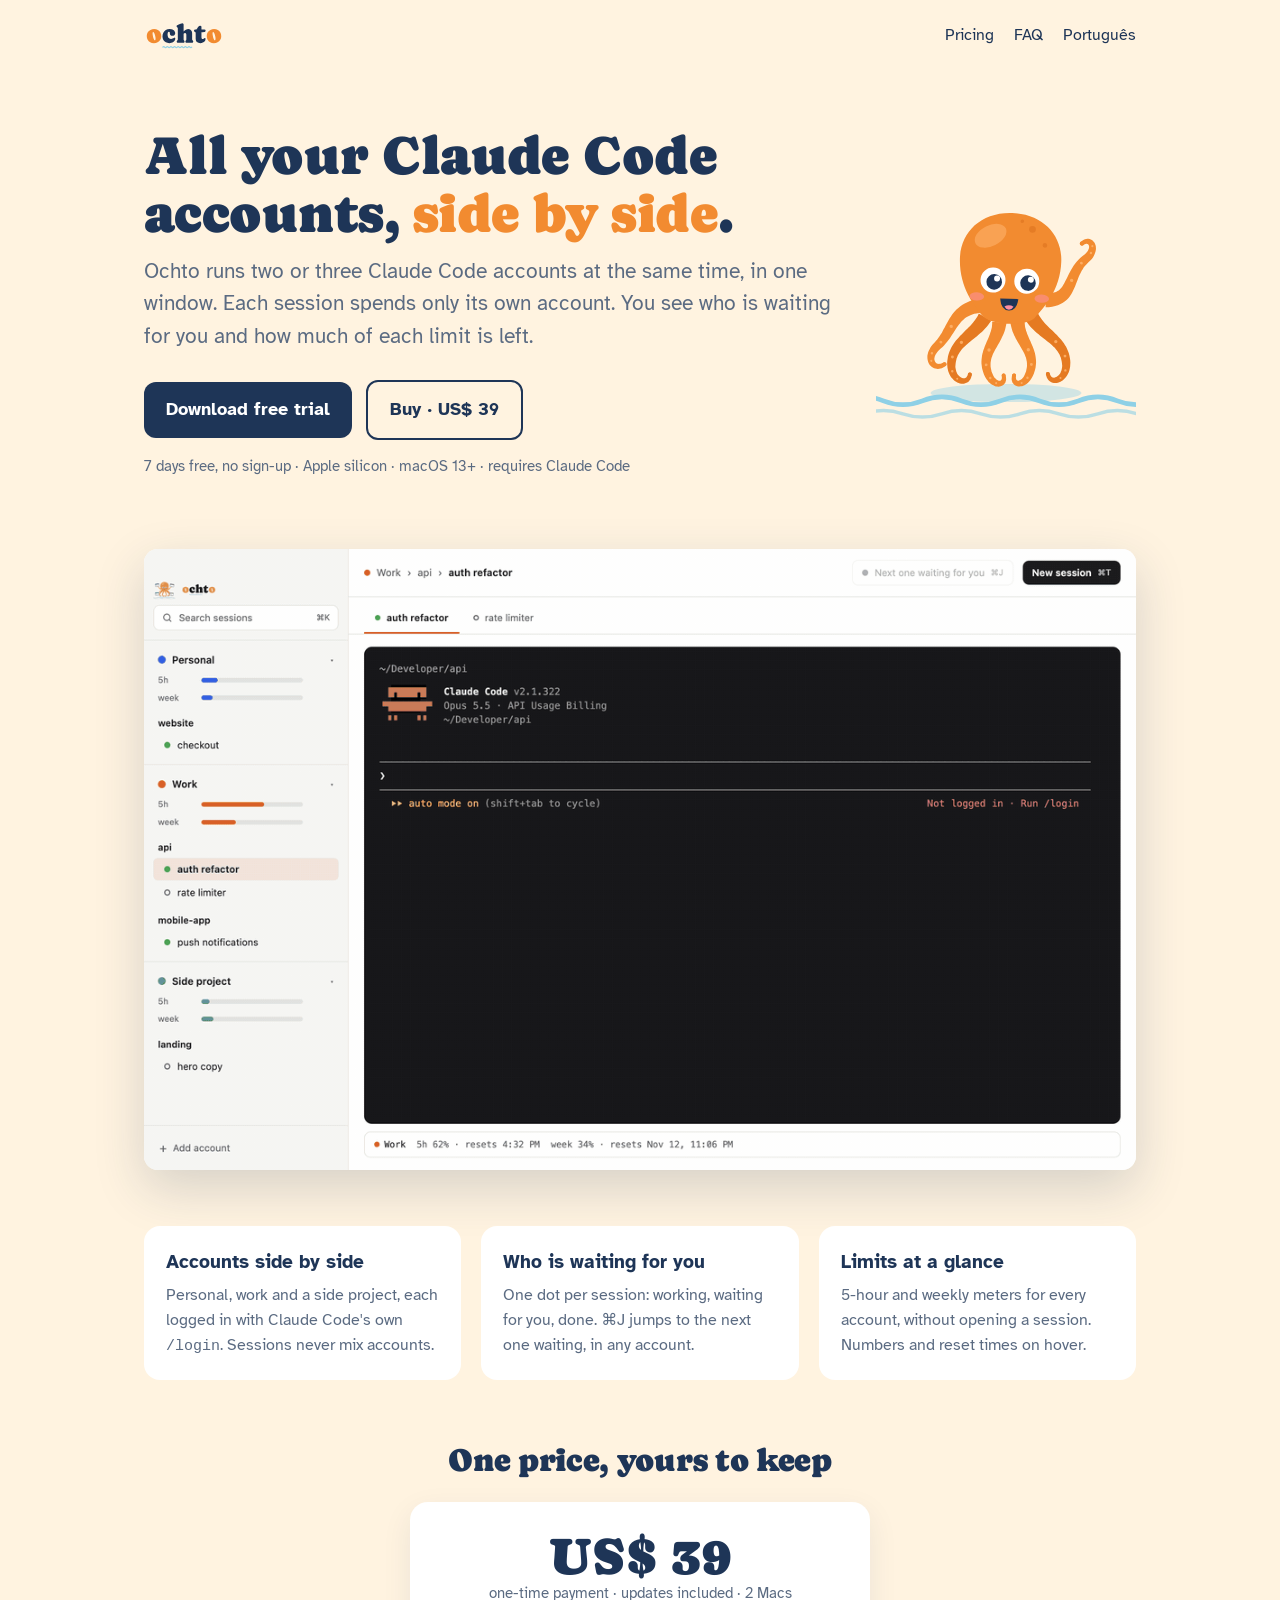
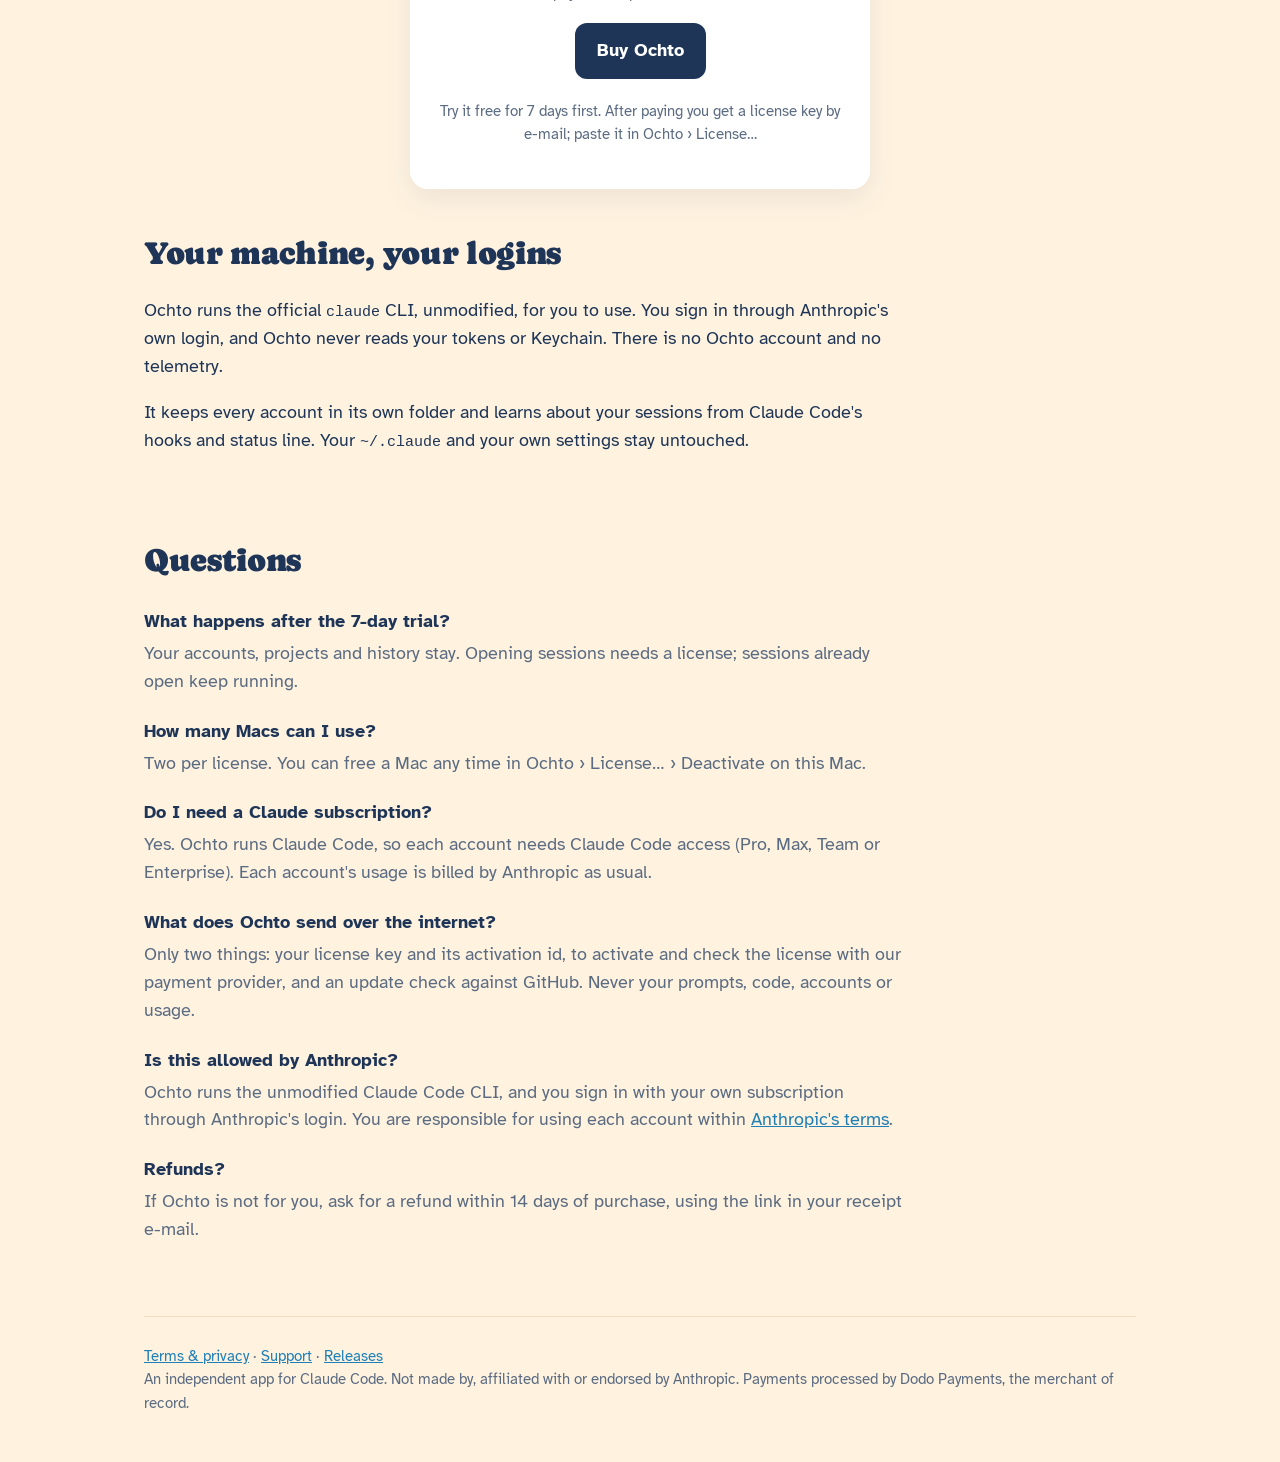
<file: docs/index.html>
<!doctype html>
<html lang="en" data-market="usd">
  <head>
    <meta charset="utf-8" />
    <meta name="viewport" content="width=device-width, initial-scale=1" />
    <title>Ochto — all your Claude Code accounts, side by side</title>
    <meta name="description" content="A Mac app that runs two or three Claude Code accounts at the same time, with live session states and 5-hour and weekly limits per account. 7-day free trial, one-time purchase." />
    <meta property="og:title" content="Ochto — all your Claude Code accounts, side by side" />
    <meta property="og:description" content="Run two or three Claude Code accounts at the same time, in one window." />
    <meta property="og:image" content="assets/social.png" />
    <link rel="icon" href="assets/icon.png" />
    <link rel="alternate" hreflang="pt-BR" href="pt/" />
    <script src="market.js"></script>
    <link rel="stylesheet" href="style.css" />
  </head>
  <body>
    <div class="wrap">
      <nav>
        <img src="assets/wordmark.svg" alt="Ochto" height="30" />
        <div class="links">
          <a href="#pricing">Pricing</a>
          <a href="#faq">FAQ</a>
          <a href="pt/" hreflang="pt-BR">Português</a>
        </div>
      </nav>

      <header class="hero">
        <div>
          <h1>All your Claude Code accounts, <span class="o">side by side</span>.</h1>
          <p class="lead">
            Ochto runs two or three Claude Code accounts at the same time, in one window. Each session spends only its
            own account. You see who is waiting for you and how much of each limit is left.
          </p>
          <div class="cta">
            <a class="button" href="https://github.com/pportella23/ochto-releases/releases/latest/download/Ochto-arm64.dmg">Download free trial</a>
            <a class="button secondary-button" href="#pricing">Buy · <span class="only-usd">US$ 39</span><span class="only-brl">R$ 149</span></a>
          </div>
          <p class="small">7 days free, no sign-up · Apple silicon · macOS 13+ · requires Claude Code</p>
        </div>
        <img class="mascot" src="assets/ochto-wave.svg" alt="" width="260" height="260" />
      </header>

      <div class="demo">
        <img src="assets/demo.gif" alt="Ochto with three Claude Code accounts: live states, the next session waiting for you and search" />
      </div>

      <div class="features">
        <div class="feature">
          <h3>Accounts side by side</h3>
          <p>Personal, work and a side project, each logged in with Claude Code's own <code>/login</code>. Sessions never mix accounts.</p>
        </div>
        <div class="feature">
          <h3>Who is waiting for you</h3>
          <p>One dot per session: working, waiting for you, done. ⌘J jumps to the next one waiting, in any account.</p>
        </div>
        <div class="feature">
          <h3>Limits at a glance</h3>
          <p>5-hour and weekly meters for every account, without opening a session. Numbers and reset times on hover.</p>
        </div>
      </div>

      <section class="pricing" id="pricing">
        <h2>One price, yours to keep</h2>
        <div class="price-card">
          <div class="price"><span class="only-usd">US$ 39</span><span class="only-brl">R$ 149</span></div>
          <div class="small">one-time payment · updates included · 2 Macs<span class="only-brl"> · Pix or card</span></div>
          <a class="button only-usd" href="https://checkout.dodopayments.com/buy/pdt_0NrnDw3yxI8hCIOFM1GwO?quantity=1&redirect_url=https%3A%2F%2Fpportella23.github.io%2Fochto-releases%2Fthanks.html">Buy Ochto</a>
          <a class="button only-brl" href="https://checkout.dodopayments.com/buy/pdt_0NrnDw3yxI8hCIOFM1GwO?quantity=1&redirect_url=https%3A%2F%2Fpportella23.github.io%2Fochto-releases%2Fthanks.html&country=BR">Buy Ochto</a>
          <p class="small">
            Try it free for 7 days first. After paying you get a license key by e-mail; paste it in Ochto › License…
            <span class="only-brl">Payments in reais include the 3.5% IOF tax, added at checkout.</span>
          </p>
        </div>
      </section>

      <section class="text">
        <h2>Your machine, your logins</h2>
        <p>
          Ochto runs the official <code>claude</code> CLI, unmodified, for you to use. You sign in through Anthropic's
          own login, and Ochto never reads your tokens or Keychain. There is no Ochto account and no telemetry.
        </p>
        <p>
          It keeps every account in its own folder and learns about your sessions from Claude Code's hooks and status
          line. Your <code>~/.claude</code> and your own settings stay untouched.
        </p>
      </section>

      <section class="text faq" id="faq">
        <h2>Questions</h2>
        <h3>What happens after the 7-day trial?</h3>
        <p>Your accounts, projects and history stay. Opening sessions needs a license; sessions already open keep running.</p>
        <h3>How many Macs can I use?</h3>
        <p>Two per license. You can free a Mac any time in Ochto › License… › Deactivate on this Mac.</p>
        <h3>Do I need a Claude subscription?</h3>
        <p>Yes. Ochto runs Claude Code, so each account needs Claude Code access (Pro, Max, Team or Enterprise). Each account's usage is billed by Anthropic as usual.</p>
        <h3>What does Ochto send over the internet?</h3>
        <p>Only two things: your license key and its activation id, to activate and check the license with our payment provider, and an update check against GitHub. Never your prompts, code, accounts or usage.</p>
        <h3>Is this allowed by Anthropic?</h3>
        <p>
          Ochto runs the unmodified Claude Code CLI, and you sign in with your own subscription through Anthropic's login.
          You are responsible for using each account within
          <a href="https://www.anthropic.com/legal/consumer-terms">Anthropic's terms</a>.
        </p>
        <h3>Refunds?</h3>
        <p>If Ochto is not for you, ask for a refund within 14 days of purchase, using the link in your receipt e-mail.</p>
      </section>

      <footer>
        <a href="terms.html">Terms &amp; privacy</a> ·
        <a href="https://github.com/pportella23/ochto-releases/issues">Support</a> ·
        <a href="https://github.com/pportella23/ochto-releases/releases">Releases</a><br />
        An independent app for Claude Code. Not made by, affiliated with or endorsed by Anthropic. Payments processed by
        Dodo Payments, the merchant of record.
      </footer>
    </div>
  </body>
</html>
</file>
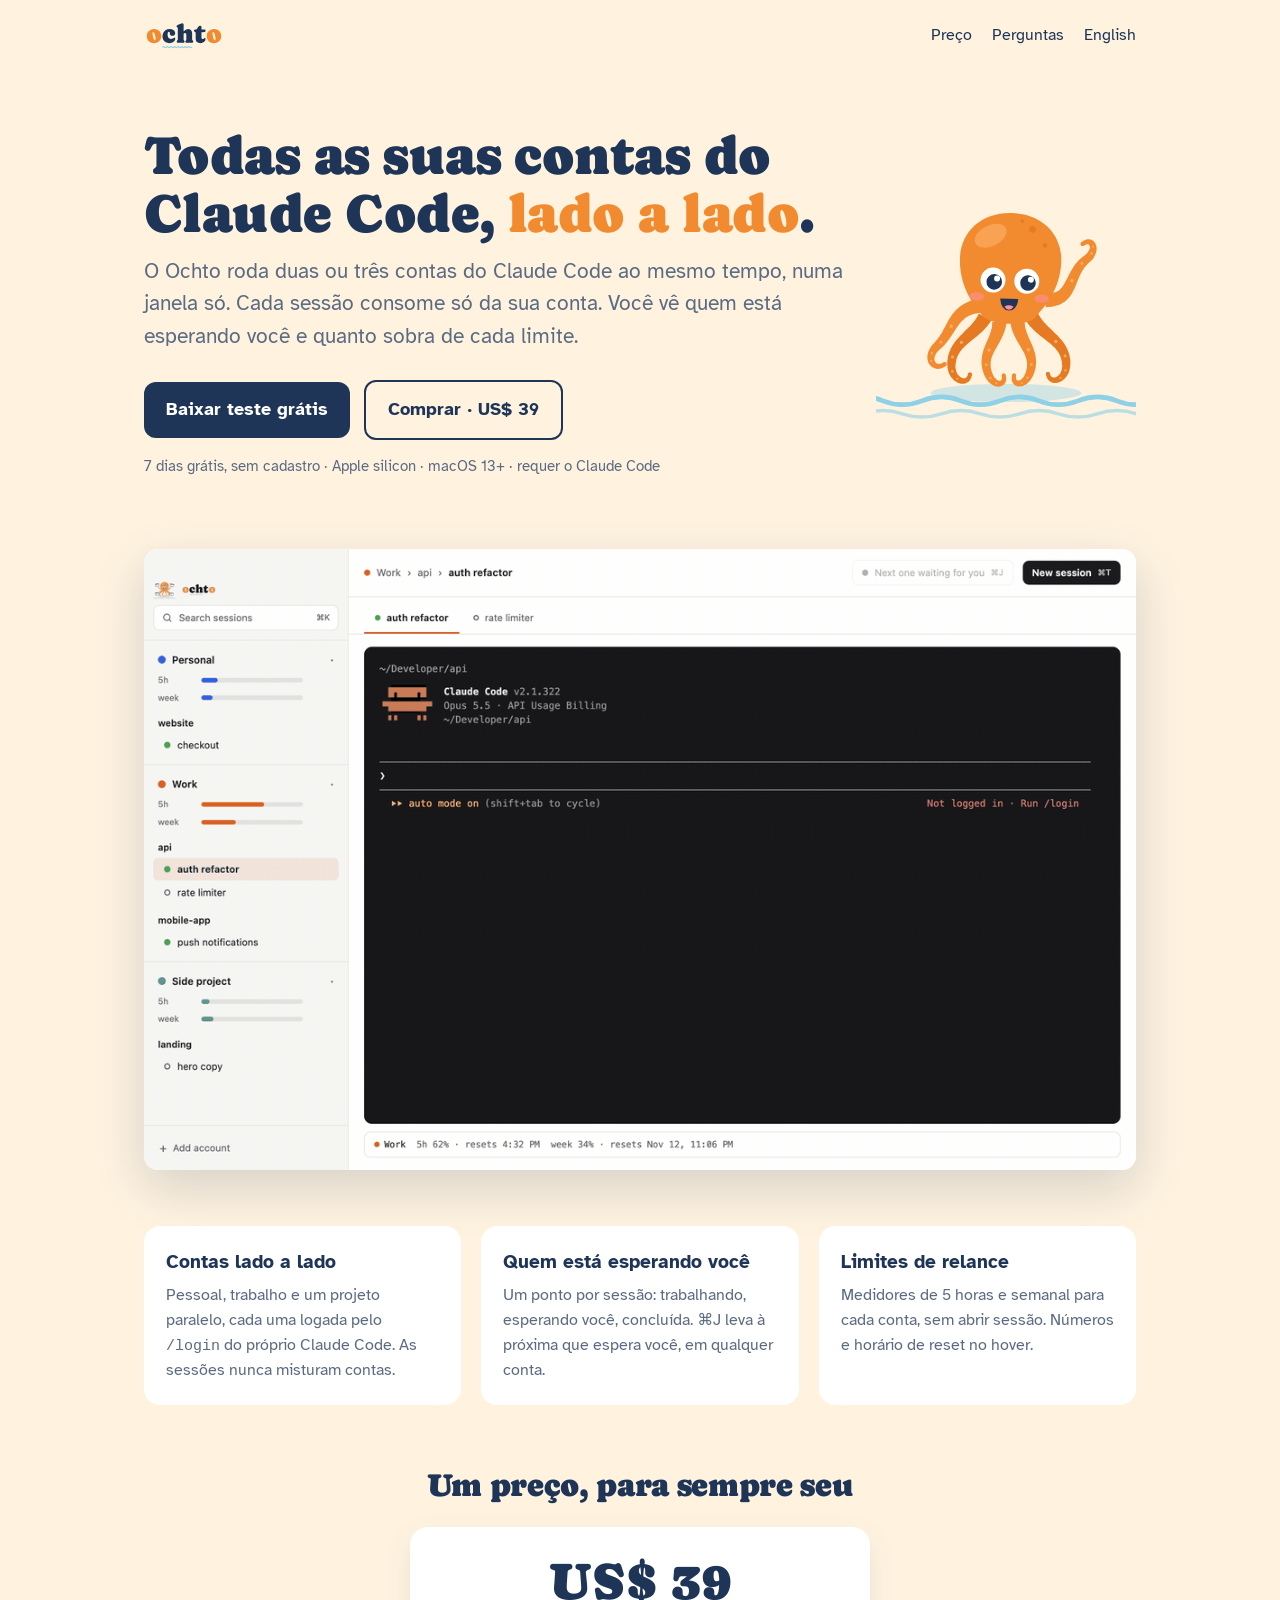
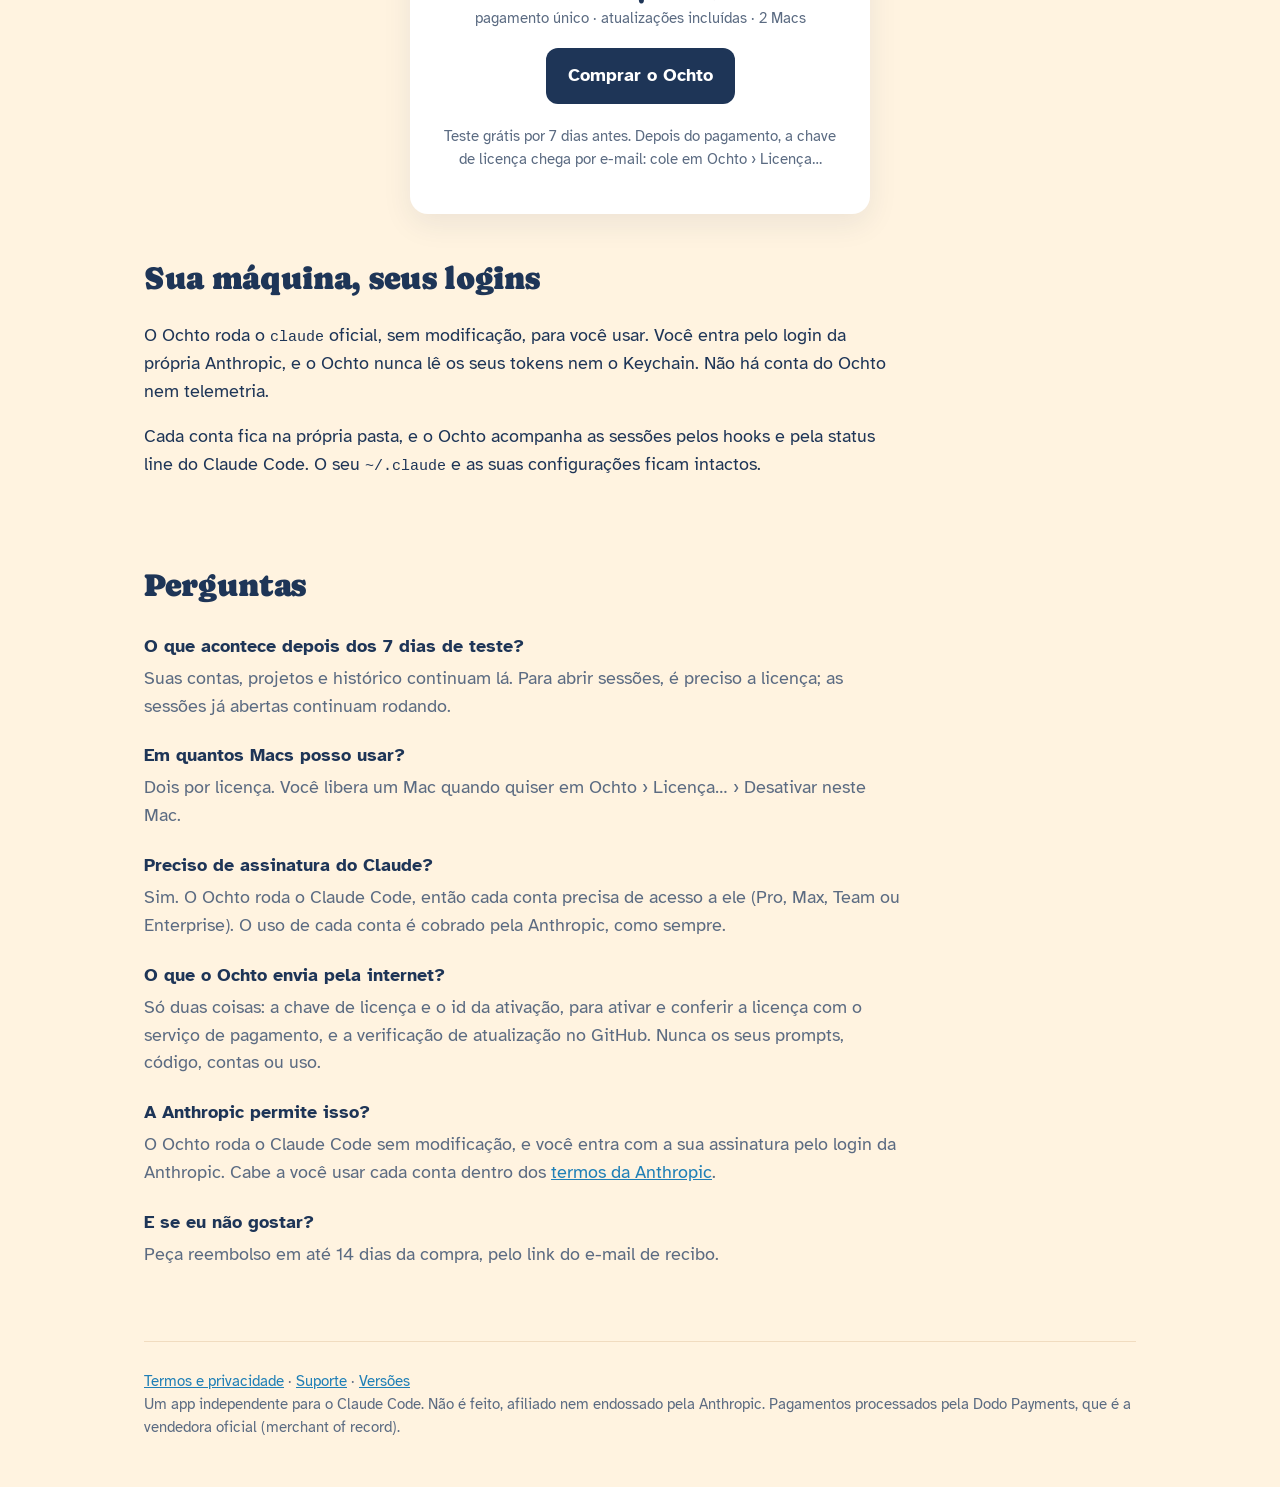
<file: docs/pt/index.html>
<!doctype html>
<html lang="pt-BR" data-market="brl">
  <head>
    <meta charset="utf-8" />
    <meta name="viewport" content="width=device-width, initial-scale=1" />
    <title>Ochto — todas as suas contas do Claude Code, lado a lado</title>
    <meta name="description" content="Um app para Mac que roda duas ou três contas do Claude Code ao mesmo tempo, com o estado de cada sessão ao vivo e os limites de 5 horas e semanal de cada conta. 7 dias grátis, pagamento único." />
    <meta property="og:title" content="Ochto — todas as suas contas do Claude Code, lado a lado" />
    <meta property="og:description" content="Rode duas ou três contas do Claude Code ao mesmo tempo, numa janela só." />
    <meta property="og:image" content="../assets/social.png" />
    <link rel="icon" href="../assets/icon.png" />
    <link rel="alternate" hreflang="en" href="../" />
    <script src="../market.js"></script>
    <link rel="stylesheet" href="../style.css" />
  </head>
  <body>
    <div class="wrap">
      <nav>
        <img src="../assets/wordmark.svg" alt="Ochto" height="30" />
        <div class="links">
          <a href="#preco">Preço</a>
          <a href="#perguntas">Perguntas</a>
          <a href="../" hreflang="en">English</a>
        </div>
      </nav>

      <header class="hero">
        <div>
          <h1>Todas as suas contas do Claude Code, <span class="o">lado a lado</span>.</h1>
          <p class="lead">
            O Ochto roda duas ou três contas do Claude Code ao mesmo tempo, numa janela só. Cada sessão consome só da
            sua conta. Você vê quem está esperando você e quanto sobra de cada limite.
          </p>
          <div class="cta">
            <a class="button" href="https://github.com/pportella23/ochto-releases/releases/latest/download/Ochto-arm64.dmg">Baixar teste grátis</a>
            <a class="button secondary-button" href="#preco">Comprar · <span class="only-brl">R$ 149</span><span class="only-usd">US$ 39</span></a>
          </div>
          <p class="small">7 dias grátis, sem cadastro · Apple silicon · macOS 13+ · requer o Claude Code</p>
        </div>
        <img class="mascot" src="../assets/ochto-wave.svg" alt="" width="260" height="260" />
      </header>

      <div class="demo">
        <img src="../assets/demo.gif" alt="Ochto com três contas do Claude Code: estados ao vivo, a próxima sessão esperando você e a busca" />
      </div>

      <div class="features">
        <div class="feature">
          <h3>Contas lado a lado</h3>
          <p>Pessoal, trabalho e um projeto paralelo, cada uma logada pelo <code>/login</code> do próprio Claude Code. As sessões nunca misturam contas.</p>
        </div>
        <div class="feature">
          <h3>Quem está esperando você</h3>
          <p>Um ponto por sessão: trabalhando, esperando você, concluída. ⌘J leva à próxima que espera você, em qualquer conta.</p>
        </div>
        <div class="feature">
          <h3>Limites de relance</h3>
          <p>Medidores de 5 horas e semanal para cada conta, sem abrir sessão. Números e horário de reset no hover.</p>
        </div>
      </div>

      <section class="pricing" id="preco">
        <h2>Um preço, para sempre seu</h2>
        <div class="price-card">
          <div class="price"><span class="only-brl">R$ 149</span><span class="only-usd">US$ 39</span></div>
          <div class="small">pagamento único · atualizações incluídas · 2 Macs<span class="only-brl"> · Pix ou cartão</span></div>
          <a class="button only-brl" href="https://checkout.dodopayments.com/buy/pdt_0NrnDw3yxI8hCIOFM1GwO?quantity=1&redirect_url=https%3A%2F%2Fpportella23.github.io%2Fochto-releases%2Fthanks.html&country=BR">Comprar o Ochto</a>
          <a class="button only-usd" href="https://checkout.dodopayments.com/buy/pdt_0NrnDw3yxI8hCIOFM1GwO?quantity=1&redirect_url=https%3A%2F%2Fpportella23.github.io%2Fochto-releases%2Fthanks.html">Comprar o Ochto</a>
          <p class="small">
            Teste grátis por 7 dias antes. Depois do pagamento, a chave de licença chega por e-mail: cole em Ochto › Licença…
            <span class="only-brl">O checkout soma o IOF de 3,5% cobrado em pagamentos em reais.</span>
          </p>
        </div>
      </section>

      <section class="text">
        <h2>Sua máquina, seus logins</h2>
        <p>
          O Ochto roda o <code>claude</code> oficial, sem modificação, para você usar. Você entra pelo login da própria
          Anthropic, e o Ochto nunca lê os seus tokens nem o Keychain. Não há conta do Ochto nem telemetria.
        </p>
        <p>
          Cada conta fica na própria pasta, e o Ochto acompanha as sessões pelos hooks e pela status line do Claude Code.
          O seu <code>~/.claude</code> e as suas configurações ficam intactos.
        </p>
      </section>

      <section class="text faq" id="perguntas">
        <h2>Perguntas</h2>
        <h3>O que acontece depois dos 7 dias de teste?</h3>
        <p>Suas contas, projetos e histórico continuam lá. Para abrir sessões, é preciso a licença; as sessões já abertas continuam rodando.</p>
        <h3>Em quantos Macs posso usar?</h3>
        <p>Dois por licença. Você libera um Mac quando quiser em Ochto › Licença… › Desativar neste Mac.</p>
        <h3>Preciso de assinatura do Claude?</h3>
        <p>Sim. O Ochto roda o Claude Code, então cada conta precisa de acesso a ele (Pro, Max, Team ou Enterprise). O uso de cada conta é cobrado pela Anthropic, como sempre.</p>
        <h3>O que o Ochto envia pela internet?</h3>
        <p>Só duas coisas: a chave de licença e o id da ativação, para ativar e conferir a licença com o serviço de pagamento, e a verificação de atualização no GitHub. Nunca os seus prompts, código, contas ou uso.</p>
        <h3>A Anthropic permite isso?</h3>
        <p>
          O Ochto roda o Claude Code sem modificação, e você entra com a sua assinatura pelo login da Anthropic.
          Cabe a você usar cada conta dentro dos <a href="https://www.anthropic.com/legal/consumer-terms">termos da Anthropic</a>.
        </p>
        <h3>E se eu não gostar?</h3>
        <p>Peça reembolso em até 14 dias da compra, pelo link do e-mail de recibo.</p>
      </section>

      <footer>
        <a href="../terms.html">Termos e privacidade</a> ·
        <a href="https://github.com/pportella23/ochto-releases/issues">Suporte</a> ·
        <a href="https://github.com/pportella23/ochto-releases/releases">Versões</a><br />
        Um app independente para o Claude Code. Não é feito, afiliado nem endossado pela Anthropic. Pagamentos processados
        pela Dodo Payments, que é a vendedora oficial (merchant of record).
      </footer>
    </div>
  </body>
</html>
</file>
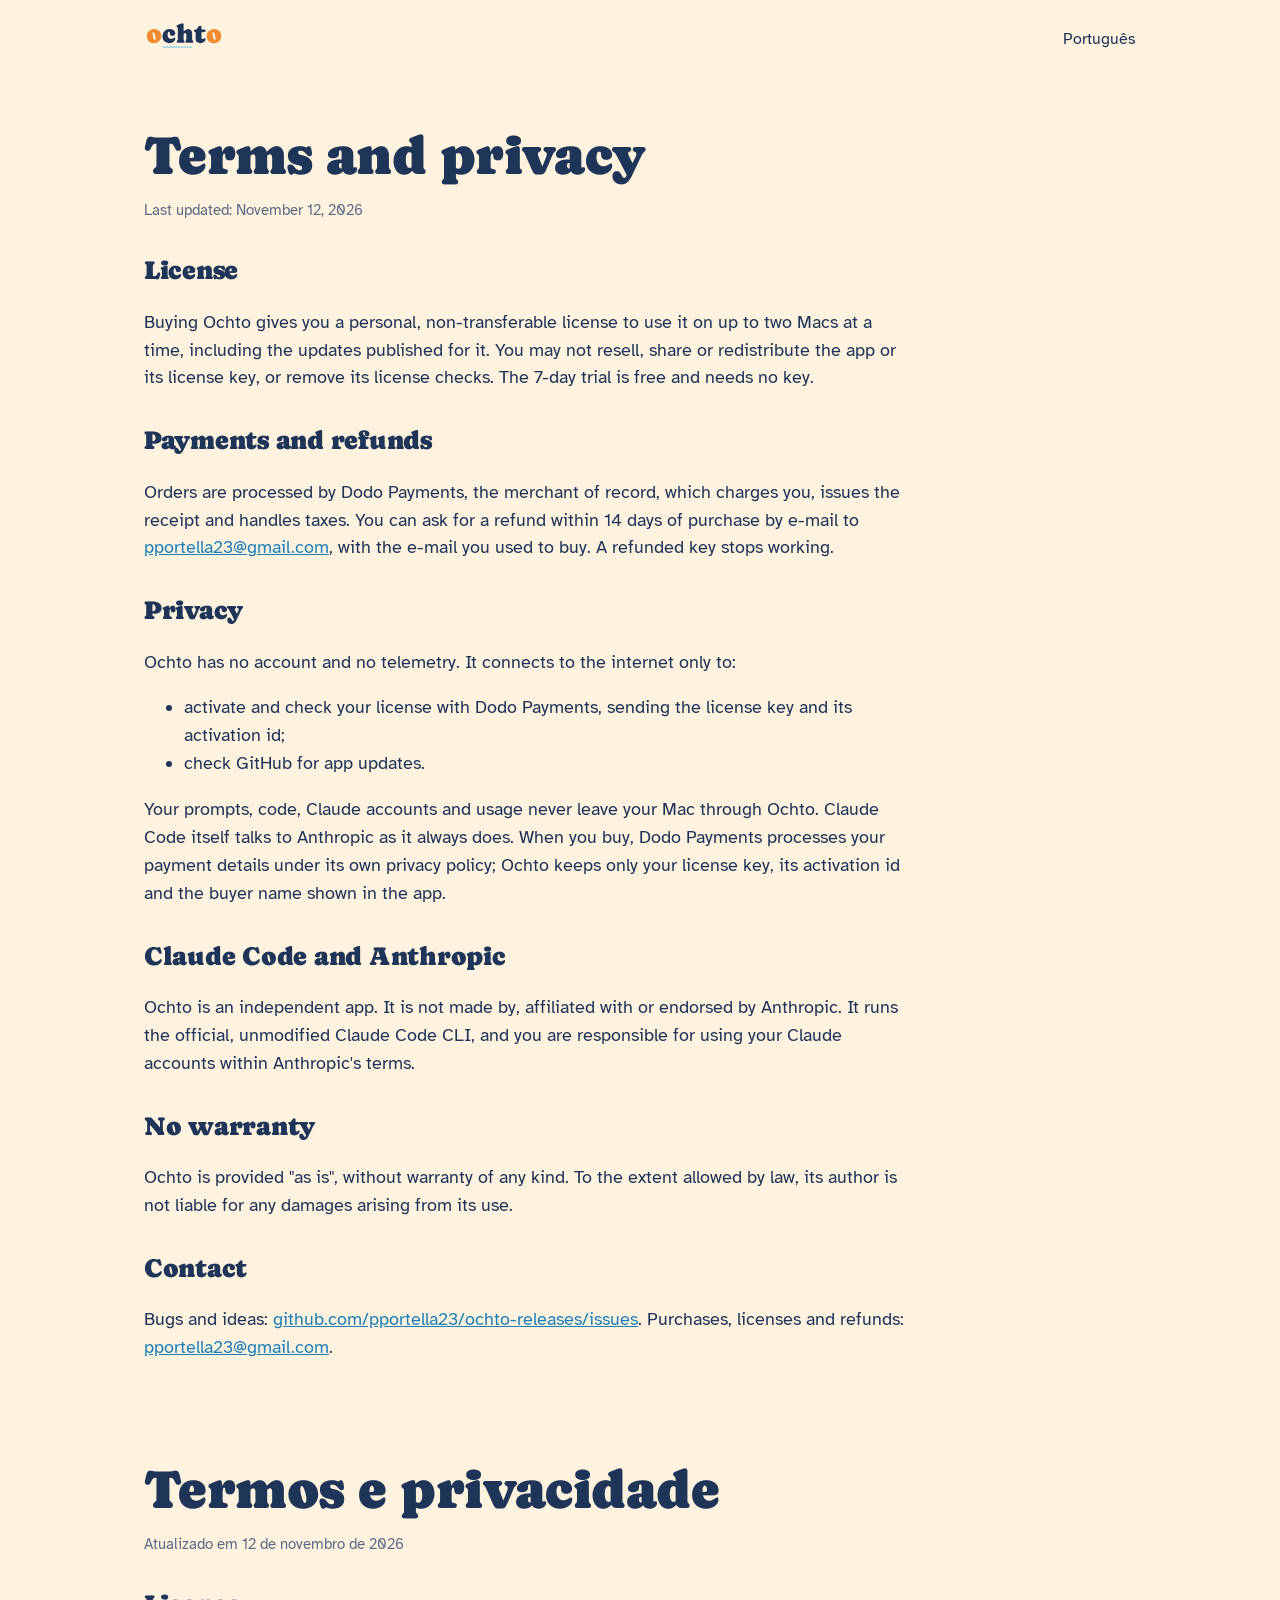
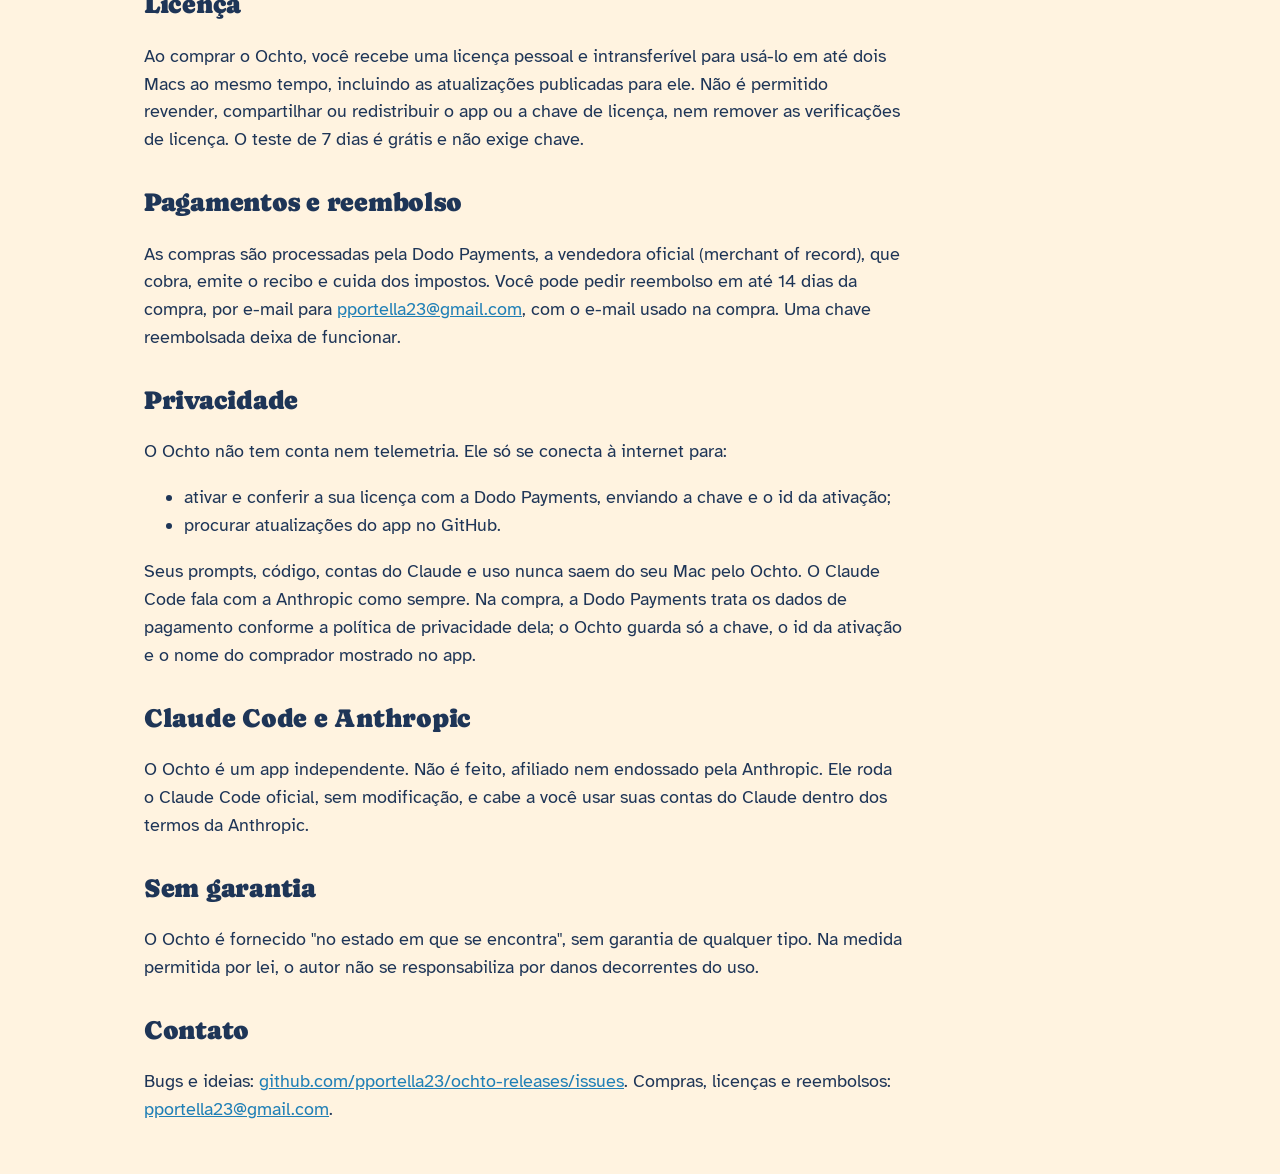
<file: docs/terms.html>
<!doctype html>
<html lang="en">
  <head>
    <meta charset="utf-8" />
    <meta name="viewport" content="width=device-width, initial-scale=1" />
    <title>Ochto — terms and privacy</title>
    <link rel="icon" href="assets/icon.png" />
    <link rel="stylesheet" href="style.css" />
  </head>
  <body>
    <div class="wrap">
      <nav>
        <a href="./"><img src="assets/wordmark.svg" alt="Ochto" height="30" /></a>
        <div class="links"><a href="#pt">Português</a></div>
      </nav>

      <section class="text legal">
        <h1>Terms and privacy</h1>
        <p class="small">Last updated: November 12, 2026</p>

        <h2>License</h2>
        <p>
          Buying Ochto gives you a personal, non-transferable license to use it on up to two Macs at a time, including
          the updates published for it. You may not resell, share or redistribute the app or its license key, or
          remove its license checks. The 7-day trial is free and needs no key.
        </p>

        <h2>Payments and refunds</h2>
        <p>
          Orders are processed by Dodo Payments, the merchant of record, which charges you, issues the receipt and
          handles taxes. You can ask for a refund within 14 days of purchase by e-mail to
          <a href="mailto:pportella23@gmail.com">pportella23@gmail.com</a>, with the e-mail you used to buy. A
          refunded key stops working.
        </p>

        <h2>Privacy</h2>
        <p>Ochto has no account and no telemetry. It connects to the internet only to:</p>
        <ul>
          <li>activate and check your license with Dodo Payments, sending the license key and its activation id;</li>
          <li>check GitHub for app updates.</li>
        </ul>
        <p>
          Your prompts, code, Claude accounts and usage never leave your Mac through Ochto. Claude Code itself talks to
          Anthropic as it always does. When you buy, Dodo Payments processes your payment details under its own privacy
          policy; Ochto keeps only your license key, its activation id and the buyer name shown in the app.
        </p>

        <h2>Claude Code and Anthropic</h2>
        <p>
          Ochto is an independent app. It is not made by, affiliated with or endorsed by Anthropic. It runs the
          official, unmodified Claude Code CLI, and you are responsible for using your Claude accounts within
          Anthropic's terms.
        </p>

        <h2>No warranty</h2>
        <p>
          Ochto is provided "as is", without warranty of any kind. To the extent allowed by law, its author is not
          liable for any damages arising from its use.
        </p>

        <h2>Contact</h2>
        <p>
          Bugs and ideas: <a href="https://github.com/pportella23/ochto-releases/issues">github.com/pportella23/ochto-releases/issues</a>.
          Purchases, licenses and refunds: <a href="mailto:pportella23@gmail.com">pportella23@gmail.com</a>.
        </p>
      </section>

      <section class="text legal" id="pt" lang="pt-BR">
        <h1>Termos e privacidade</h1>
        <p class="small">Atualizado em 12 de novembro de 2026</p>

        <h2>Licença</h2>
        <p>
          Ao comprar o Ochto, você recebe uma licença pessoal e intransferível para usá-lo em até dois Macs ao mesmo
          tempo, incluindo as atualizações publicadas para ele. Não é permitido revender, compartilhar ou redistribuir o
          app ou a chave de licença, nem remover as verificações de licença. O teste de 7 dias é grátis e não exige
          chave.
        </p>

        <h2>Pagamentos e reembolso</h2>
        <p>
          As compras são processadas pela Dodo Payments, a vendedora oficial (merchant of record), que cobra, emite o
          recibo e cuida dos impostos. Você pode pedir reembolso em até 14 dias da compra, por e-mail para
          <a href="mailto:pportella23@gmail.com">pportella23@gmail.com</a>, com o e-mail usado na compra. Uma chave
          reembolsada deixa de funcionar.
        </p>

        <h2>Privacidade</h2>
        <p>O Ochto não tem conta nem telemetria. Ele só se conecta à internet para:</p>
        <ul>
          <li>ativar e conferir a sua licença com a Dodo Payments, enviando a chave e o id da ativação;</li>
          <li>procurar atualizações do app no GitHub.</li>
        </ul>
        <p>
          Seus prompts, código, contas do Claude e uso nunca saem do seu Mac pelo Ochto. O Claude Code fala com a
          Anthropic como sempre. Na compra, a Dodo Payments trata os dados de pagamento conforme a política de privacidade
          dela; o Ochto guarda só a chave, o id da ativação e o nome do comprador mostrado no app.
        </p>

        <h2>Claude Code e Anthropic</h2>
        <p>
          O Ochto é um app independente. Não é feito, afiliado nem endossado pela Anthropic. Ele roda o Claude Code
          oficial, sem modificação, e cabe a você usar suas contas do Claude dentro dos termos da Anthropic.
        </p>

        <h2>Sem garantia</h2>
        <p>
          O Ochto é fornecido "no estado em que se encontra", sem garantia de qualquer tipo. Na medida permitida por lei,
          o autor não se responsabiliza por danos decorrentes do uso.
        </p>

        <h2>Contato</h2>
        <p>
          Bugs e ideias: <a href="https://github.com/pportella23/ochto-releases/issues">github.com/pportella23/ochto-releases/issues</a>.
          Compras, licenças e reembolsos: <a href="mailto:pportella23@gmail.com">pportella23@gmail.com</a>.
        </p>
      </section>
    </div>
  </body>
</html>
</file>
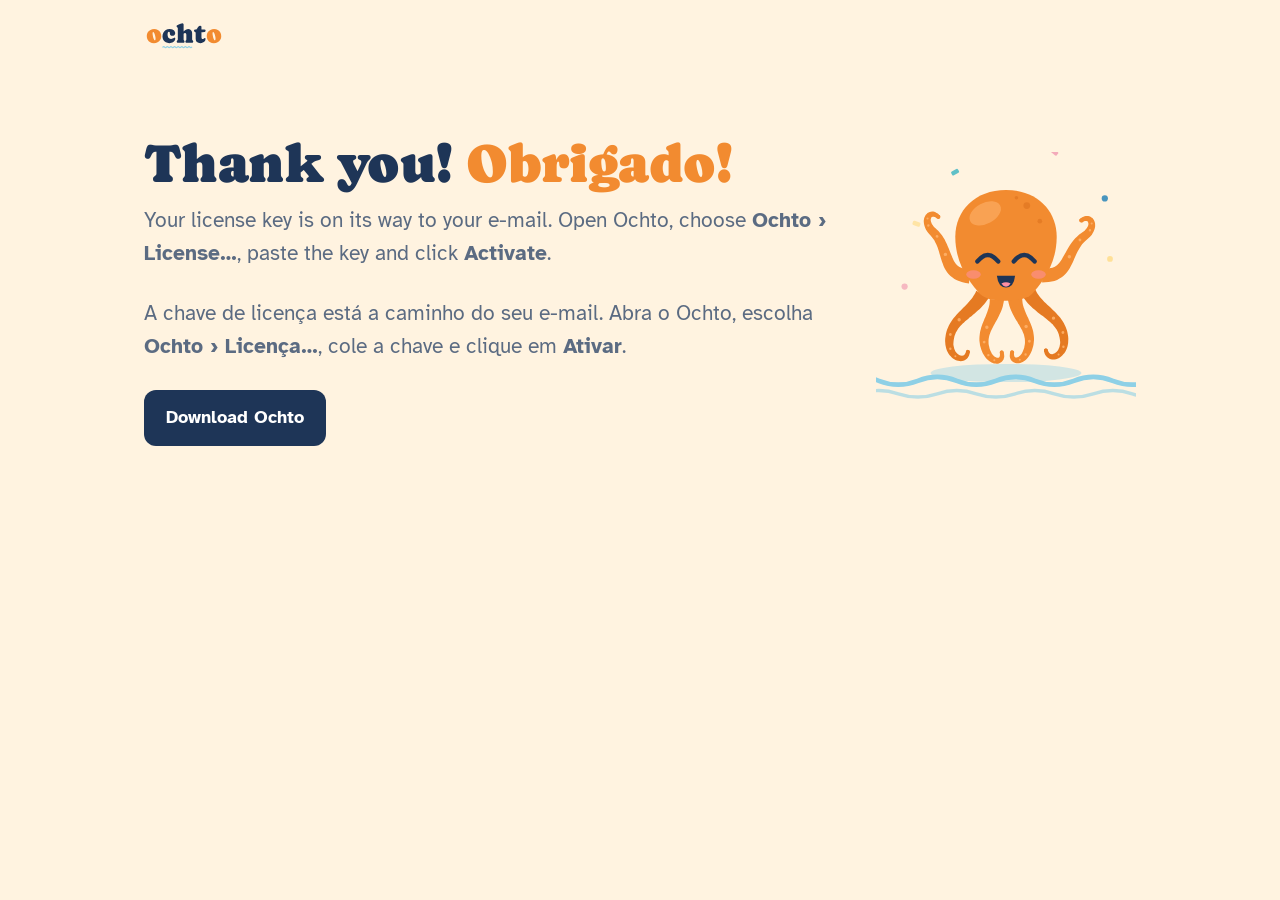
<file: docs/thanks.html>
<!doctype html>
<html lang="en" data-market="usd" data-state="succeeded">
  <head>
    <meta charset="utf-8" />
    <meta name="viewport" content="width=device-width, initial-scale=1" />
    <meta name="robots" content="noindex" />
    <title>Ochto</title>
    <link rel="icon" href="assets/icon.png" />
    <script src="market.js"></script>
    <script>
      // Dodo returns here with ?status=succeeded|failed|expired|processing|requires_*. It is only a hint for
      // what to say; the license key itself is issued (and e-mailed) by Dodo only for paid orders.
      (function () {
        var status = new URLSearchParams(location.search).get('status');
        var state = !status || status === 'succeeded' ? 'succeeded' : status === 'failed' || status === 'expired' || status === 'cancelled' ? 'failed' : 'processing';
        document.documentElement.setAttribute('data-state', state);
      })();
    </script>
    <link rel="stylesheet" href="style.css" />
  </head>
  <body>
    <div class="wrap">
      <nav>
        <a href="./"><img src="assets/wordmark.svg" alt="Ochto" height="30" /></a>
      </nav>

      <header class="hero only-succeeded">
        <div>
          <h1>Thank you! <span class="o">Obrigado!</span></h1>
          <p class="lead">
            Your license key is on its way to your e-mail. Open Ochto, choose <strong>Ochto › License…</strong>, paste the
            key and click <strong>Activate</strong>.
          </p>
          <p class="lead">
            A chave de licença está a caminho do seu e-mail. Abra o Ochto, escolha <strong>Ochto › Licença…</strong>, cole a
            chave e clique em <strong>Ativar</strong>.
          </p>
          <div class="cta">
            <a class="button" href="https://github.com/pportella23/ochto-releases/releases/latest/download/Ochto-arm64.dmg">Download Ochto</a>
          </div>
        </div>
        <img class="mascot" src="assets/ochto-party.svg" alt="" width="260" height="260" />
      </header>

      <header class="hero only-processing">
        <div>
          <h1>Almost there <span class="o">Quase lá</span></h1>
          <p class="lead">
            Your payment is still being confirmed. With Pix this usually takes a few seconds. Once it is confirmed, the
            license key arrives by e-mail.
          </p>
          <p class="lead">
            O pagamento ainda está sendo confirmado. No Pix, isso costuma levar poucos segundos. Assim que for confirmado,
            a chave de licença chega por e-mail.
          </p>
          <div class="cta">
            <a class="button" href="https://github.com/pportella23/ochto-releases/releases/latest/download/Ochto-arm64.dmg">Download Ochto</a>
          </div>
        </div>
        <img class="mascot" src="assets/ochto-work.svg" alt="" width="260" height="260" />
      </header>

      <header class="hero only-failed">
        <div>
          <h1>Payment didn't go through <span class="o">O pagamento não foi concluído</span></h1>
          <p class="lead">Nothing was charged. Check your details (for Pix, the CPF) and try again.</p>
          <p class="lead">Nada foi cobrado. Confira os seus dados (no Pix, o CPF) e tente de novo.</p>
          <div class="cta">
            <a class="button only-usd" href="https://checkout.dodopayments.com/buy/pdt_0NrnDw3yxI8hCIOFM1GwO?quantity=1&redirect_url=https%3A%2F%2Fpportella23.github.io%2Fochto-releases%2Fthanks.html">Try again</a>
            <a class="button only-brl" href="https://checkout.dodopayments.com/buy/pdt_0NrnDw3yxI8hCIOFM1GwO?quantity=1&redirect_url=https%3A%2F%2Fpportella23.github.io%2Fochto-releases%2Fthanks.html&country=BR">Tentar de novo</a>
          </div>
        </div>
        <img class="mascot" src="assets/ochto-alert.svg" alt="" width="260" height="260" />
      </header>
    </div>
  </body>
</html>
</file>
<file: docs/style.css>
/* Ochto site. Brand: Caprasimo (titles), Atkinson Hyperlegible (text). No external requests. */
@font-face {
  font-family: Caprasimo;
  src: url('assets/fonts/caprasimo-latin-400-normal.woff2') format('woff2');
  font-display: swap;
}
@font-face {
  font-family: Atkinson;
  src: url('assets/fonts/atkinson-hyperlegible-latin-400-normal.woff2') format('woff2');
  font-weight: 400;
  font-display: swap;
}
@font-face {
  font-family: Atkinson;
  src: url('assets/fonts/atkinson-hyperlegible-latin-700-normal.woff2') format('woff2');
  font-weight: 700;
  font-display: swap;
}

:root {
  --orange: #f28b30;
  --ink: #1e3557;
  --sand: #fff3e0;
  --sea: #1f7fb6;
  --foam: #8ed0e6;
  --sun: #ffc93c;
  --card: #ffffff;
  --quiet: #5b6b82;
}

* {
  box-sizing: border-box;
}

body {
  margin: 0;
  background: var(--sand);
  color: var(--ink);
  font-family: Atkinson, -apple-system, BlinkMacSystemFont, system-ui, sans-serif;
  font-size: 18px;
  line-height: 1.55;
}

a {
  color: var(--sea);
}

.wrap {
  max-width: 1040px;
  margin: 0 auto;
  padding: 0 24px;
}

nav {
  display: flex;
  justify-content: space-between;
  align-items: center;
  padding: 20px 0;
  font-size: 16px;
}

nav .links {
  display: flex;
  gap: 20px;
}

nav a {
  color: var(--ink);
  text-decoration: none;
}

.hero {
  display: grid;
  grid-template-columns: 1fr 260px;
  align-items: center;
  gap: 32px;
  padding: 40px 0 24px;
}

h1,
h2 {
  font-family: Caprasimo, Georgia, serif;
  font-weight: 400;
  letter-spacing: -0.01em;
}

h1 {
  margin: 16px 0 12px;
  font-size: 54px;
  line-height: 1.08;
}

h1 .o {
  color: var(--orange);
}

.lead {
  margin: 0 0 28px;
  font-size: 21px;
  color: var(--quiet);
}

.cta {
  display: flex;
  flex-wrap: wrap;
  align-items: center;
  gap: 14px;
}

.button {
  display: inline-block;
  padding: 14px 22px;
  border-radius: 12px;
  background: var(--ink);
  color: #fff;
  font-weight: 700;
  text-decoration: none;
}

code,
pre {
  font-family: ui-monospace, 'SF Mono', Menlo, monospace;
  font-size: 15px;
}

.brew {
  padding: 12px 16px;
  border-radius: 12px;
  background: var(--card);
  border: 1px solid #f1dcc0;
}

.small {
  font-size: 15px;
  color: var(--quiet);
}

.demo {
  margin: 32px 0 8px;
  border-radius: 14px;
  overflow: hidden;
  box-shadow: 0 18px 50px rgba(30, 53, 87, 0.18);
  background: #fff;
}

.demo img {
  display: block;
  width: 100%;
}

.features {
  display: grid;
  grid-template-columns: repeat(3, 1fr);
  gap: 20px;
  padding: 48px 0 16px;
}

.feature {
  padding: 22px;
  border-radius: 16px;
  background: var(--card);
}

.feature h3 {
  margin: 0 0 6px;
  font-size: 19px;
}

.feature p {
  margin: 0;
  font-size: 16px;
  color: var(--quiet);
}

section.text {
  max-width: 760px;
  padding: 32px 0;
}

h2 {
  margin: 0 0 12px;
  font-size: 32px;
}

footer {
  margin-top: 40px;
  padding: 28px 0 48px;
  border-top: 1px solid #f1dcc0;
  font-size: 15px;
  color: var(--quiet);
}

@media (max-width: 760px) {
  .hero {
    grid-template-columns: 1fr;
  }
  .hero img.mascot {
    width: 180px;
  }
  h1 {
    font-size: 40px;
  }
  .features {
    grid-template-columns: 1fr;
  }
}

.secondary-button {
  background: transparent;
  color: var(--ink);
  border: 2px solid var(--ink);
}

.pricing {
  padding: 40px 0 8px;
  text-align: center;
}

.price-card {
  max-width: 460px;
  margin: 16px auto 0;
  padding: 28px;
  border-radius: 18px;
  background: var(--card);
  box-shadow: 0 10px 30px rgba(30, 53, 87, 0.08);
}

.price {
  font-family: Caprasimo, Georgia, serif;
  font-size: 52px;
  line-height: 1;
}

.price-card .button {
  margin: 18px 0 6px;
}

.faq h3 {
  margin: 22px 0 4px;
  font-size: 18px;
}

.faq p {
  margin: 0;
  color: var(--quiet);
}

.legal h2 {
  margin-top: 28px;
  font-size: 26px;
}

/* One price per visitor; <html data-market> is set by the page (see the inline script). */
html[data-market='usd'] .only-brl,
html[data-market='brl'] .only-usd {
  display: none;
}

/* Thanks page: one state at a time, from Dodo's ?status (see thanks.html). */
html:not([data-state='succeeded']) .only-succeeded,
html:not([data-state='processing']) .only-processing,
html:not([data-state='failed']) .only-failed {
  display: none;
}
</file>
